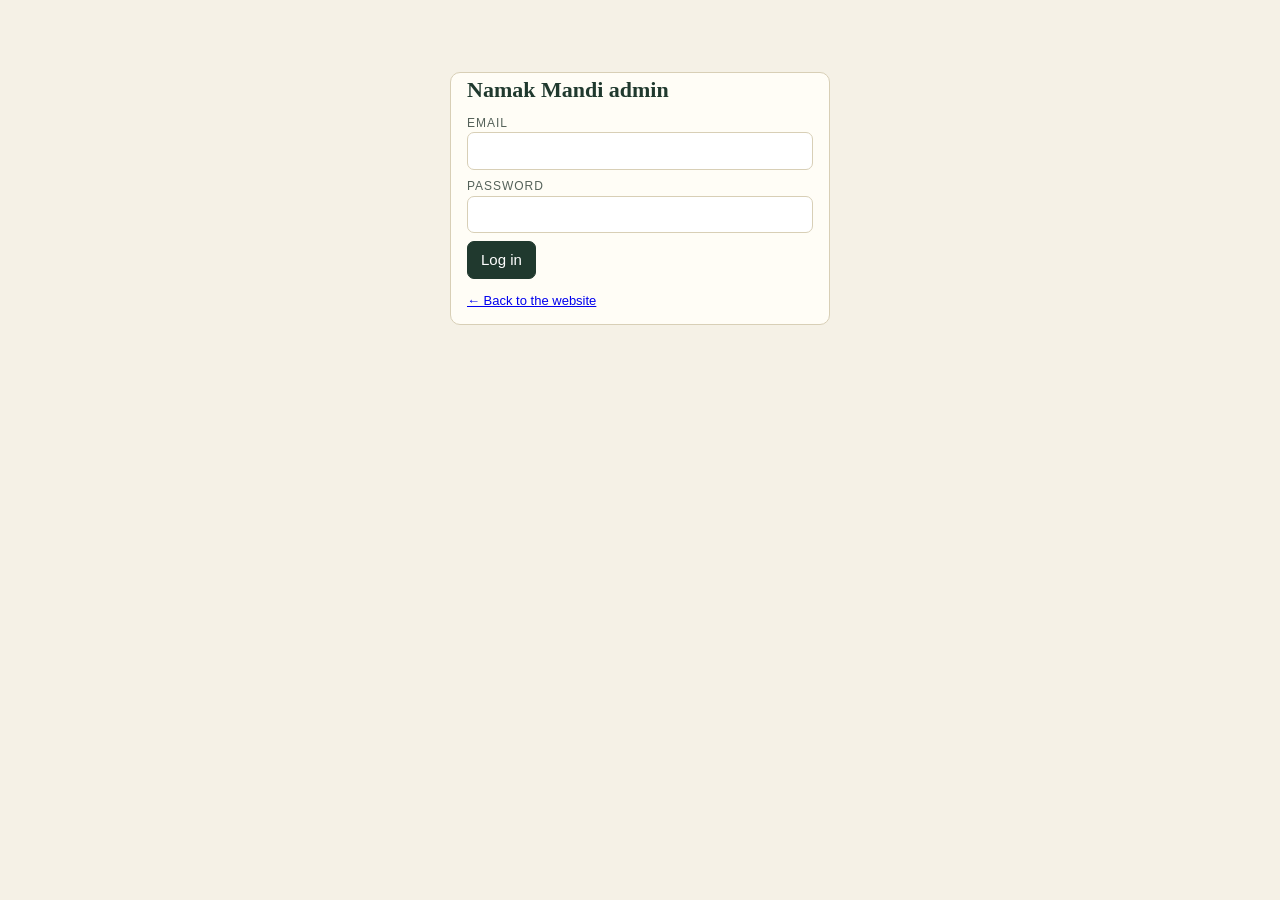
<file: admin/index.html>
<!doctype html>
<html lang="en">
<head>
<meta charset="utf-8">
<meta name="viewport" content="width=device-width,initial-scale=1">
<meta name="robots" content="noindex,nofollow">
<title>Namak Mandi · Admin</title>
<link rel="stylesheet" href="admin.css">
</head>
<body>
<div id="app"><p class="boot">Loading…</p></div>
<script src="../backend/config.js"></script>
<script src="../backend/vendor/supabase.js"></script>
<script src="../backend/nm-backend.js"></script>
<script src="admin.js"></script>
</body>
</html>
</file>
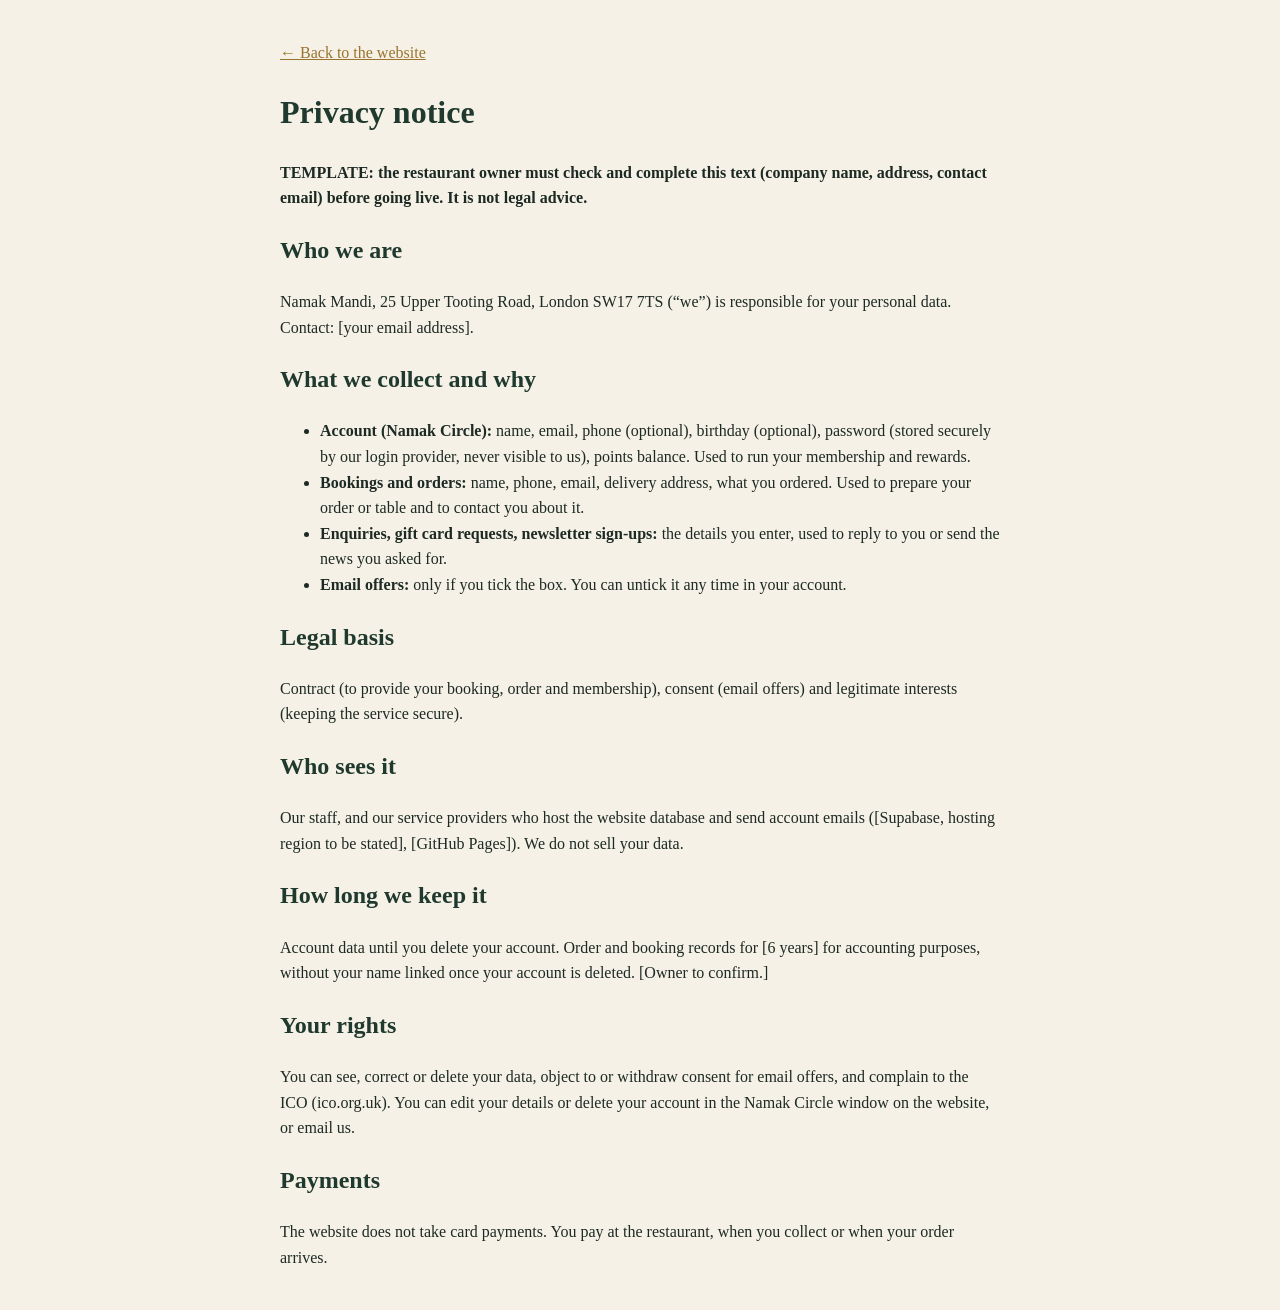
<file: privacy.html>
<!doctype html><html lang="en"><head><meta charset="utf-8"><meta name="viewport" content="width=device-width,initial-scale=1"><title>Privacy notice · Namak Mandi</title>
<style>body{font:16px/1.6 Georgia,serif;max-width:720px;margin:0 auto;padding:24px 16px;color:#1d2a23;background:#f5f1e6}h1,h2{color:#20392e}a{color:#9a742f}</style></head><body>
<p><a href="./">← Back to the website</a></p>
<h1>Privacy notice</h1>
<p><b>TEMPLATE: the restaurant owner must check and complete this text (company name, address, contact email) before going live. It is not legal advice.</b></p>
<h2>Who we are</h2><p>Namak Mandi, 25 Upper Tooting Road, London SW17 7TS (“we”) is responsible for your personal data. Contact: [your email address].</p>
<h2>What we collect and why</h2>
<ul><li><b>Account (Namak Circle):</b> name, email, phone (optional), birthday (optional), password (stored securely by our login provider, never visible to us), points balance. Used to run your membership and rewards.</li>
<li><b>Bookings and orders:</b> name, phone, email, delivery address, what you ordered. Used to prepare your order or table and to contact you about it.</li>
<li><b>Enquiries, gift card requests, newsletter sign-ups:</b> the details you enter, used to reply to you or send the news you asked for.</li>
<li><b>Email offers:</b> only if you tick the box. You can untick it any time in your account.</li></ul>
<h2>Legal basis</h2><p>Contract (to provide your booking, order and membership), consent (email offers) and legitimate interests (keeping the service secure).</p>
<h2>Who sees it</h2><p>Our staff, and our service providers who host the website database and send account emails ([Supabase, hosting region to be stated], [GitHub Pages]). We do not sell your data.</p>
<h2>How long we keep it</h2><p>Account data until you delete your account. Order and booking records for [6 years] for accounting purposes, without your name linked once your account is deleted. [Owner to confirm.]</p>
<h2>Your rights</h2><p>You can see, correct or delete your data, object to or withdraw consent for email offers, and complain to the ICO (ico.org.uk). You can edit your details or delete your account in the Namak Circle window on the website, or email us.</p>
<h2>Payments</h2><p>The website does not take card payments. You pay at the restaurant, when you collect or when your order arrives.</p>
</body></html>
</file>
<file: admin/admin.css>
:root{--paper:#f5f1e6;--ink:#1d2a23;--green:#20392e;--gold:#9a742f;--gold-l:#c2a053;--line:#d8cfb6;--card:#fffdf6;--sage:#dfe5d5;--bad:#a3321f;--ok:#2c6a43}
*{box-sizing:border-box}
body{margin:0;background:var(--paper);color:var(--ink);font:15px/1.45 -apple-system,"Segoe UI",Arial,sans-serif}
.boot{padding:40px;text-align:center}
header.top{background:var(--green);color:#fdfaf0;display:flex;align-items:center;gap:14px;padding:10px 16px;flex-wrap:wrap}
header.top h1{font:600 18px Georgia,serif;margin:0;flex:1}
header.top a,header.top button{color:#fdfaf0;background:none;border:1px solid #ffffff55;border-radius:99px;padding:5px 12px;font-size:13px;cursor:pointer;text-decoration:none}
nav.tabs{display:flex;gap:2px;overflow-x:auto;background:#fff;border-bottom:1px solid var(--line);padding:0 8px}
nav.tabs button{background:none;border:0;border-bottom:3px solid transparent;padding:12px 14px;font-size:14px;cursor:pointer;white-space:nowrap;color:#55625a}
nav.tabs button.on{color:var(--green);border-color:var(--gold);font-weight:600}
nav.tabs .dot{display:inline-block;background:var(--bad);color:#fff;border-radius:99px;font-size:11px;padding:0 6px;margin-left:5px}
main{padding:16px;max-width:1200px;margin:0 auto}
h2{font:600 22px Georgia,serif;margin:4px 0 12px;color:var(--green)}
h3{font:600 17px Georgia,serif;margin:20px 0 8px;color:var(--green)}
.card{background:var(--card);border:1px solid var(--line);border-radius:10px;padding:14px;margin-bottom:12px}
.grid{display:grid;gap:12px;grid-template-columns:repeat(auto-fit,minmax(160px,1fr))}
.stat b{display:block;font:600 30px Georgia,serif;color:var(--green)}
.bar{display:flex;gap:8px;flex-wrap:wrap;align-items:center;margin-bottom:12px}
input,select,textarea{font:inherit;padding:7px 9px;border:1px solid var(--line);border-radius:7px;background:#fff;color:var(--ink);max-width:100%}
textarea{width:100%;min-height:70px}
label.f{display:block;font-size:12px;text-transform:uppercase;letter-spacing:.08em;color:#55625a;margin:8px 0 3px}
label.f input,label.f select,label.f textarea{width:100%;text-transform:none;letter-spacing:0;font-size:15px}
button.b{background:var(--green);color:#fff;border:1px solid var(--green);border-radius:7px;padding:7px 13px;cursor:pointer;font:inherit}
button.b.ghost{background:#fff;color:var(--green)}
button.b.red{background:var(--bad);border-color:var(--bad)}
button.b.sm{padding:3px 9px;font-size:13px}
button.b:disabled{opacity:.5}
table{width:100%;border-collapse:collapse;background:var(--card);border:1px solid var(--line);border-radius:10px;overflow:hidden}
th,td{text-align:left;padding:8px 10px;border-bottom:1px solid var(--line);vertical-align:top;font-size:14px}
th{background:var(--sage);font-size:12px;text-transform:uppercase;letter-spacing:.06em}
.wrap{overflow-x:auto}
.chip{display:inline-block;padding:1px 9px;border-radius:99px;background:#e8e2cf;font-size:12px;text-transform:uppercase;letter-spacing:.05em}
.chip.new,.chip.pending{background:#fbe3a6}
.chip.completed,.chip.confirmed,.chip.seated,.chip.done,.chip.ready{background:#cfe6d6}
.chip.cancelled,.chip.no_show{background:#f1d4cd}
.muted{color:#6b756e;font-size:13px}
.toast{position:fixed;bottom:18px;left:50%;transform:translateX(-50%);background:var(--green);color:#fff;padding:10px 18px;border-radius:8px;z-index:50}
.toast.bad{background:var(--bad)}
.login{max-width:380px;margin:8vh auto;padding:0 16px}
.err{color:var(--bad);margin:8px 0}
dialog{border:1px solid var(--line);border-radius:12px;padding:20px;max-width:640px;width:calc(100% - 24px);background:var(--card);color:var(--ink)}
dialog::backdrop{background:rgba(0,0,0,.45)}
.row2{display:grid;gap:10px;grid-template-columns:1fr 1fr}
@media(max-width:600px){.row2{grid-template-columns:1fr}}
.new-flash{animation:fl 1.2s 3}
@keyframes fl{50%{background:#fbe3a6}}
@media print{header.top,nav.tabs,.bar,.noprint{display:none!important}}
.b.red.ghost{background:#fff;color:var(--bad)}
</file>
